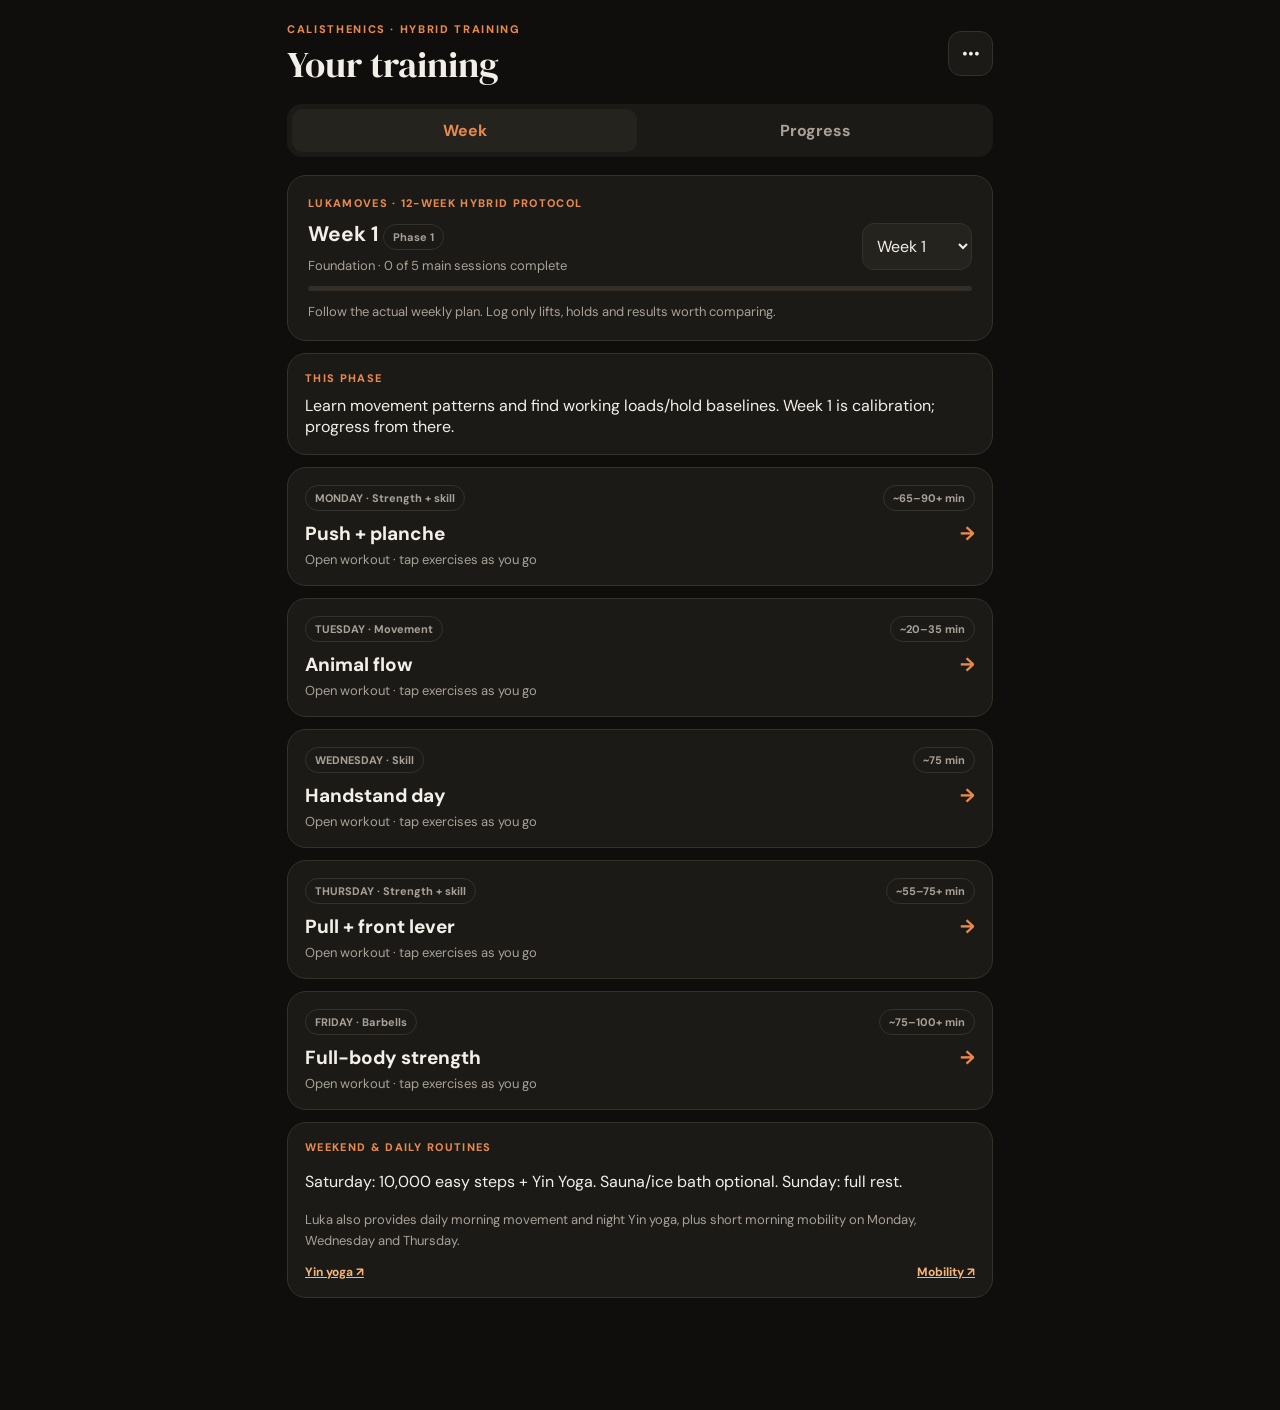
<file: index.html>
<!doctype html><html lang="en"><head><meta charset="UTF-8"><meta name="viewport" content="width=device-width, initial-scale=1, viewport-fit=cover"><meta name="theme-color" content="#0f0e0c"><title>Calisthenics · Luka Hybrid</title><link rel="manifest" href="manifest.webmanifest"><link href="https://fonts.googleapis.com/css2?family=DM+Sans:wght@400;500;600;700;800&family=DM+Serif+Display&display=swap" rel="stylesheet"><link rel="stylesheet" href="luka.css"></head><body><main class="shell"><header class="top"><div><div class="eyebrow">CALISTHENICS · HYBRID TRAINING</div><h1 id="pagetitle">Your training</h1></div><button class="circle" id="settings" aria-label="Settings">•••</button></header><nav class="tabs"><button data-tab="week" class="active">Week</button><button data-tab="progress">Progress</button></nav><section id="week" class="pane"></section><section id="progress" class="pane" hidden></section></main><dialog id="workout"><div class="sticky"><button id="back">← Week</button><span id="workoutMeta"></span></div><div id="workoutInner"></div></dialog><dialog id="modal"><div class="sticky"><button id="closeModal">← Back</button><strong>Settings</strong></div><div class="modalbody"><h3>Program week</h3><p>Week 1 begins when you choose to start. Advance manually whenever you're ready.</p><div class="inline"><button id="prevWeek">− Previous</button><strong id="weekNumber">1</strong><button id="nextWeek">Next +</button></div><h3>History and backups</h3><p>Data stays in this browser on this device. Export a backup regularly, especially before browser changes.</p><button id="export">Export backup</button><label class="upload">Import backup <input id="import" type="file" accept="application/json"></label><p><a href="legacy.html">Open previous Quentin workouts</a></p><p id="notice" role="status"></p></div></dialog><script src="luka-data.js"></script><script src="luka.js"></script></body></html>
</file>
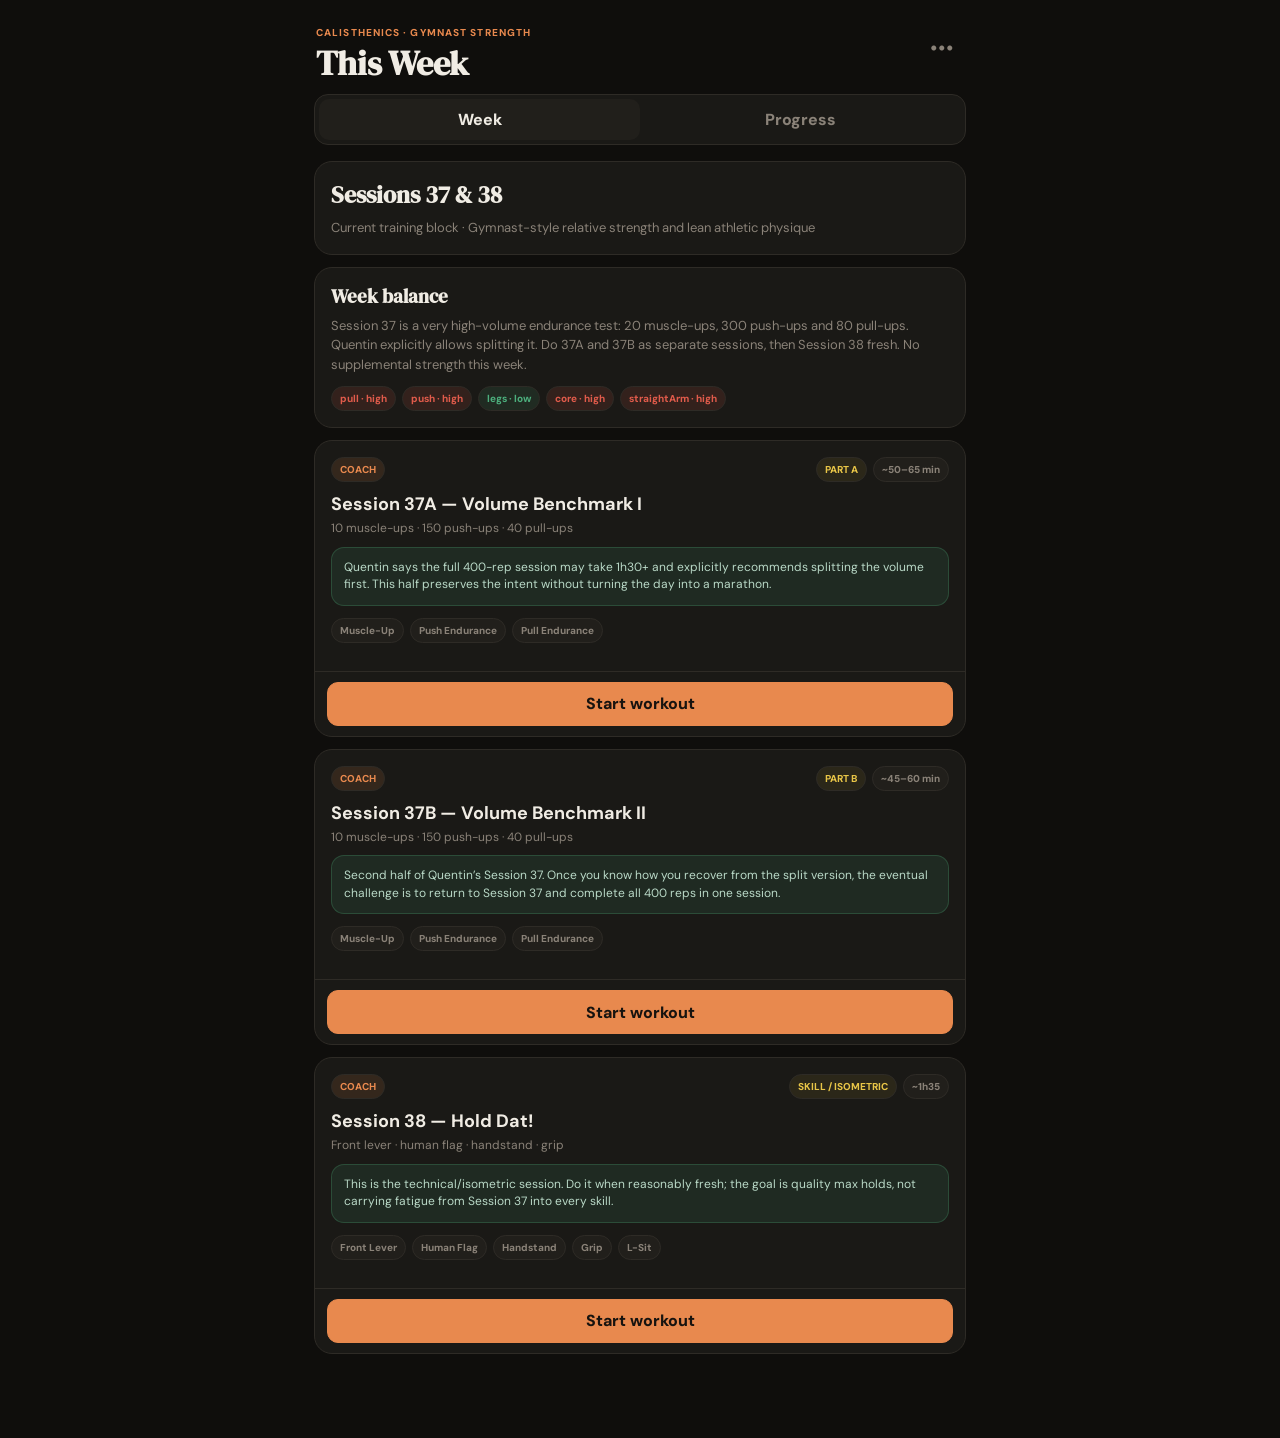
<file: legacy.html>
<!doctype html>
<html lang="en">
<head>
<meta charset="utf-8">
<meta name="viewport" content="width=device-width,initial-scale=1,viewport-fit=cover">
<meta name="theme-color" content="#0f0e0c">
<title>Calisthenics</title>
<link rel="manifest" href="manifest.webmanifest">
<link href="https://fonts.googleapis.com/css2?family=DM+Serif+Display:ital@0;1&family=DM+Sans:wght@400;500;600;700;800&display=swap" rel="stylesheet">
<link rel="stylesheet" href="styles.css">
</head>
<body>
<main class="app-shell">
<header class="topbar"><div><div class="eyebrow">CALISTHENICS · GYMNAST STRENGTH</div><h1 id="pageTitle">This Week</h1></div><button id="settingsBtn" class="icon-btn">•••</button></header>
<nav class="main-nav"><button class="nav-btn active" data-view="week">Week</button><button class="nav-btn" data-view="progress">Progress</button></nav>
<section id="weekView" class="view active"></section><section id="progressView" class="view"></section>
</main>
<dialog id="workoutDialog" class="sheet-dialog"><div class="sheet-head"><button id="closeWorkoutBtn" class="text-btn">← Week</button><div id="workoutHeadMeta" class="sheet-head-meta"></div></div><div id="workoutContent"></div></dialog>
<dialog id="settingsDialog" class="sheet-dialog"><div class="sheet-head"><button id="closeSettingsBtn" class="text-btn">← Back</button><strong>Settings</strong></div><div class="settings-wrap"><div class="setting-card"><h3>Measurements</h3><p class="muted">Optional. Update only when useful.</p><div class="field-grid"><label>Weight (lb)<input id="weightInput" inputmode="decimal"></label><label>Waist (in)<input id="waistInput" inputmode="decimal"></label></div><button id="saveMeasuresBtn" class="primary-btn">Save</button></div><div class="setting-card"><h3>Backup</h3><p class="muted">History is stored on this device.</p><div class="button-row"><button id="exportBtn" class="secondary-btn">Export backup</button><label class="secondary-btn file-btn">Import backup<input id="importInput" type="file" accept="application/json" hidden></label></div></div><div class="setting-card"><button id="resetBtn" class="danger-btn">Clear local history</button></div></div></dialog>
<script src="data/profile.js"></script><script src="data/exercises.js"></script><script src="data/weeks/week-29-30.js"></script><script src="data/weeks/week-31-32.js"></script><script src="data/weeks/week-33-34.js"></script><script src="data/weeks/week-35-36.js"></script><script src="data/weeks/week-37-38.js"></script><script src="app.js"></script>
</body></html>
</file>
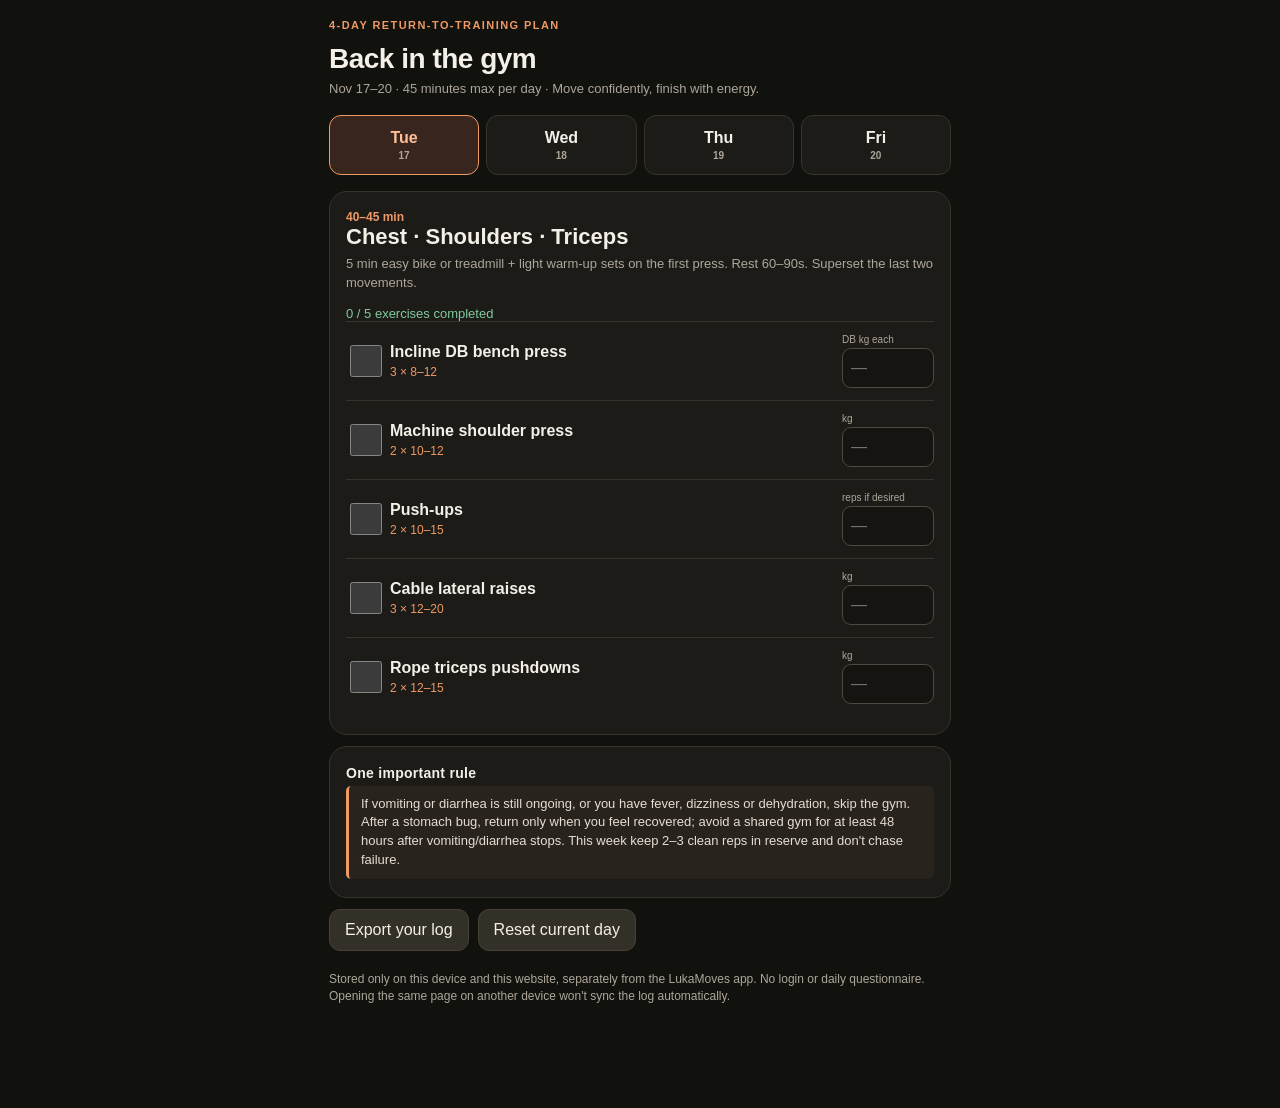
<file: reentry-week.html>
<!doctype html><html lang="en"><head><meta charset="utf-8"><meta name="viewport" content="width=device-width,initial-scale=1,viewport-fit=cover"><meta name="theme-color" content="#11110e"><title>Return Week · Calisthenics</title><style>:root{color-scheme:dark;--bg:#11110e;--card:#1d1b18;--line:#36332e;--tx:#f4f0e8;--mut:#aea69a;--acc:#ee9964;--green:#7fca9d}*{box-sizing:border-box}body{margin:0;background:var(--bg);color:var(--tx);font:16px -apple-system,BlinkMacSystemFont,"Segoe UI",sans-serif;padding:19px 14px 90px;max-width:650px;margin:auto}h1{font-size:28px;letter-spacing:-.5px;margin:12px 0 5px}p{line-height:1.45;color:var(--mut)}.eyebrow{color:var(--acc);text-transform:uppercase;font-weight:800;font-size:11px;letter-spacing:.13em}.subtitle{margin:0 0 16px;font-size:13px}.days{display:grid;grid-template-columns:repeat(4,1fr);gap:7px;margin:16px 0}.days button{border:1px solid var(--line);background:var(--card);color:var(--tx);font:inherit;font-weight:750;padding:13px 2px;border-radius:12px;cursor:pointer}.days button[aria-pressed=true]{border-color:var(--acc);background:#38261e;color:#ffc099}.days small{display:block;font-size:10px;color:var(--mut);padding-top:3px}.panel{background:var(--card);border:1px solid var(--line);border-radius:18px;padding:18px 16px;margin-bottom:11px}h2{font-size:22px;margin:0 0 5px}.tag{font-size:12px;color:var(--acc);font-weight:750}h3{font-size:14px;letter-spacing:.02em;margin:0 0 5px}.desc{font-size:13px;color:var(--mut);margin:4px 0 13px}.ex{display:grid;grid-template-columns:35px minmax(0,1fr) 92px;gap:9px;align-items:center;padding:12px 0;border-top:1px solid var(--line)}.check{width:32px;height:32px;accent-color:var(--green)}.name{font-weight:750;line-height:1.2}.set{color:var(--acc);font-size:12px;margin-top:4px}.weight{display:flex;flex-direction:column;gap:3px;color:var(--mut);font-size:10px}.weight input{max-width:92px;width:100%;background:#151410;color:var(--tx);border:1px solid #51493f;border-radius:9px;padding:10px 8px;font-size:16px}.note{font-size:12px;color:var(--mut);margin-top:4px;line-height:1.35}.actions{display:flex;gap:9px;flex-wrap:wrap}.actions button{background:#333028;border:1px solid #494137;color:var(--tx);border-radius:11px;padding:11px 15px;font:inherit;cursor:pointer}.prog{font-size:13px;color:var(--green)}.hint{border-left:3px solid var(--acc);padding:9px 12px;background:#29231e;color:#e6ddd2;font-size:13px;line-height:1.45;border-radius:5px}.foot{margin-top:20px;font-size:12px;color:var(--mut)}.done{opacity:.7}.done .name{text-decoration:line-through}@media(max-width:375px){.ex{grid-template-columns:31px minmax(0,1fr) 74px}.weight input{max-width:74px}.days button{font-size:13px}}</style></head><body><div class="eyebrow">4-day return-to-training plan</div><h1>Back in the gym</h1><p class="subtitle">Nov 17–20 · 45 minutes max per day · Move confidently, finish with energy.</p><div class="days" id="days"></div><section id="main" aria-live="polite"></section><div class="panel"><h3>One important rule</h3><div class="hint">If vomiting or diarrhea is still ongoing, or you have fever, dizziness or dehydration, skip the gym. After a stomach bug, return only when you feel recovered; avoid a shared gym for at least 48 hours after vomiting/diarrhea stops. This week keep 2–3 clean reps in reserve and don't chase failure.</div></div><div class="actions"><button id="export">Export your log</button><button id="reset">Reset current day</button></div><p class="foot">Stored only on this device and this website, separately from the LukaMoves app. No login or daily questionnaire. Opening the same page on another device won't sync the log automatically.</p><script>const DAYS=[{key:'tue',date:'Tue 17',name:'Chest · Shoulders · Triceps',duration:'40–45 min',intro:'5 min easy bike or treadmill + light warm-up sets on the first press. Rest 60–90s. Superset the last two movements.',ex:[['Incline DB bench press','3 × 8–12','DB kg each'],['Machine shoulder press','2 × 10–12','kg'],['Push-ups','2 × 10–15','reps if desired'],['Cable lateral raises','3 × 12–20','kg'],['Rope triceps pushdowns','2 × 12–15','kg']]},{key:'wed',date:'Wed 18',name:'Legs · Glutes',duration:'40–45 min',intro:'5 min warm-up, then steady controlled sets. Rest 60–120s. Use a comfortable range on lunges.',ex:[['Leg press','3 × 10–12','kg'],['DB Romanian deadlift','3 × 8–10','DB kg each'],['Reverse lunges','2 × 8 each leg','DB kg each'],['Seated leg curl','2 × 12–15','kg'],['Calf raises','2 × 15–20','kg']]},{key:'thu',date:'Thu 19',name:'Back · Biceps · Rear Delts',duration:'40–45 min',intro:'5 min warm-up. Move slowly on pulls. Rest 60–90s; superset curls and face pulls if convenient.',ex:[['Lat pulldown','3 × 8–12','kg'],['Chest-supported row','3 × 10–12','kg'],['Straight-arm cable pulldown','2 × 12–15','kg'],['DB hammer curls','3 × 10–12','DB kg each'],['Cable face pulls','2 × 15','kg']]},{key:'fri',date:'Fri 20',name:'Full-body pump',duration:'35–40 min',intro:'5 min warm-up. Complete 3 rounds at a moderate pace with 60–90s rest between rounds. No need to max out.',ex:[['Goblet squats','3 rounds × 12','kg'],['Push-ups','3 rounds × 12','reps if desired'],['One-arm DB rows','3 rounds × 10 each','DB kg'],['DB lateral raises','3 rounds × 15','DB kg each'],['Reverse crunches','3 rounds × 12','reps if desired']]}];const KEY='cal_reentry_nov2026_v1';let store;try{store=JSON.parse(localStorage.getItem(KEY)||'{}')}catch(e){store={}}let sel=DAYS[0].key;function save(){try{localStorage.setItem(KEY,JSON.stringify(store))}catch(e){}}function record(k,i){return (store[k]||{})[i]||{}}function render(){document.getElementById('days').innerHTML=DAYS.map(d=>`<button data-key="${d.key}" aria-pressed="${sel===d.key}">${d.date.split(' ')[0]}<small>${d.date.split(' ')[1]}</small></button>`).join('');document.querySelectorAll('#days button').forEach(b=>b.onclick=()=>{sel=b.dataset.key;render()});const d=DAYS.find(x=>x.key===sel);const done=d.ex.filter((_,i)=>record(d.key,i).done).length;document.getElementById('main').innerHTML=`<div class="panel"><div class="tag">${d.duration}</div><h2>${d.name}</h2><p class="desc">${d.intro}</p><div class="prog">${done} / ${d.ex.length} exercises completed</div>${d.ex.map((x,i)=>{const r=record(d.key,i);return `<div class="ex ${r.done?'done':''}"><input type="checkbox" class="check" data-idx="${i}" aria-label="Mark ${x[0]} complete" ${r.done?'checked':''}><div><div class="name">${x[0]}</div><div class="set">${x[1]}</div></div><label class="weight">${x[2]}<input type="text" inputmode="decimal" data-weight="${i}" value="${escapeHTML(r.weight||'')}" placeholder="—" aria-label="${x[0]} load"></label></div>`}).join('')}</div>`;document.querySelectorAll('input[data-idx]').forEach(el=>el.onchange=()=>{const i=+el.dataset.idx;store[d.key]??={};store[d.key][i]={...record(d.key,i),done:el.checked};save();render()});document.querySelectorAll('input[data-weight]').forEach(el=>el.oninput=()=>{const i=+el.dataset.weight;store[d.key]??={};store[d.key][i]={...record(d.key,i),weight:el.value};save()})}function escapeHTML(s){return String(s).replace(/[&<>"']/g,c=>({'&':'&amp;','<':'&lt;','>':'&gt;','"':'&quot;',"'":'&#39;'}[c]))}document.querySelector('#reset').onclick=()=>{if(confirm('Reset completion and entered weights for this day?')){delete store[sel];save();render()}};document.querySelector('#export').onclick=()=>{const blob=new Blob([JSON.stringify({program:'November return week',savedAt:new Date().toISOString(),data:store},null,2)],{type:'application/json'});const a=document.createElement('a');a.href=URL.createObjectURL(blob);a.download='reentry-week-backup.json';a.click();setTimeout(()=>URL.revokeObjectURL(a.href),1000)};render();</script></body></html>
</file>
<file: luka.css>
:root{color-scheme:dark;--bg:#0f0e0c;--card:#1b1a17;--card2:#25231e;--line:#35312b;--text:#f3efe8;--muted:#aaa196;--orange:#e8894e;--green:#65c797}*{box-sizing:border-box}body{margin:0;background:var(--bg);color:var(--text);font-family:'DM Sans',sans-serif}button,input,select{font:inherit}button{cursor:pointer}a{color:#f4bb7f}.shell{max-width:740px;padding:22px 17px 100px;margin:auto}.top{display:flex;justify-content:space-between;align-items:center;gap:15px;margin-bottom:19px}.eyebrow{font-size:11px;letter-spacing:.15em;color:var(--orange);font-weight:800;margin-bottom:8px}h1{font:normal 37px/1.1 'DM Serif Display',serif;margin:0}h2{font-size:21px;margin:0 0 9px}h3{margin:0 0 7px;font-size:17px}p{line-height:1.55}.muted,.sub{color:var(--muted);font-size:13px}.circle{border:1px solid var(--line);border-radius:13px;background:var(--card);color:var(--text);width:45px;height:45px}.tabs{display:flex;gap:6px;padding:5px;background:var(--card);border-radius:15px;margin-bottom:18px}.tabs button{flex:1;border:0;background:transparent;color:var(--muted);padding:11px;border-radius:11px;font-weight:700}.tabs button.active{background:var(--card2);color:var(--orange)}.hero,.info,.session,.section,.measure{background:var(--card);border:1px solid var(--line);border-radius:19px;padding:17px;margin-bottom:12px}.hero{padding:20px}.sectiontitle{font-size:11px;letter-spacing:.12em;color:var(--orange);font-weight:800;text-transform:uppercase;margin:0 0 10px}.weekrow{display:flex;align-items:center;justify-content:space-between;gap:12px}.weekrow select{background:var(--card2);color:var(--text);border:1px solid var(--line);border-radius:12px;padding:11px 10px;max-width:180px;min-width:110px}.pill{border:1px solid var(--line);border-radius:50px;padding:5px 9px;color:var(--muted);font-size:11px;font-weight:700}.session{padding:0;overflow:hidden}.session button.open-session{display:block;width:100%;background:none;color:inherit;border:0;text-align:left;padding:17px}.session-top{display:flex;justify-content:space-between;gap:8px;align-items:center;margin-bottom:10px}.done{color:var(--green)!important}.session-title{font-size:19px;font-weight:750;margin:0 0 5px}.arrow{color:var(--orange);font-weight:800;float:right}.note{background:var(--card2);padding:12px 14px;border-radius:12px;color:#d8d0c5;font-size:13px;line-height:1.55;margin:10px 0}.note strong{color:var(--text)}.btn{display:inline-block;border:1px solid var(--line);border-radius:11px;background:var(--card2);color:var(--text);padding:11px 14px;min-height:44px;font-size:13px;font-weight:700}.primary{background:var(--orange)!important;color:#17100b!important;border:1px solid var(--orange)!important}.secondary{background:transparent!important}dialog{border:0;background:var(--bg);color:var(--text);padding:0;margin:0;width:100%;height:100%;max-height:100%;max-width:100%;overflow:auto}dialog::backdrop{background:#0009}dialog #workoutInner,.modalbody{max-width:740px;margin:auto;padding:20px 16px 90px}.sticky{position:sticky;top:0;z-index:5;background:rgba(15,14,12,.96);border-bottom:1px solid var(--line);padding:19px max(17px,calc((100vw - 704px)/2));display:flex;justify-content:space-between;align-items:center}.sticky button{border:0;background:transparent;color:var(--text);font-size:17px;font-weight:700;min-height:36px}.sticky span{color:var(--muted);font-size:12px}.section{padding:0;overflow:hidden}.section>summary{list-style:none;cursor:pointer;padding:17px;display:flex;align-items:center;justify-content:space-between;gap:8px;font-weight:800}.section>summary::-webkit-details-marker{display:none}.section[open]>summary{border-bottom:1px solid var(--line)}.section-body{padding:4px 16px 16px}.item{padding:13px 0;border-bottom:1px solid var(--line)}.item:last-child{border-bottom:none}.item-head{display:flex;align-items:flex-start;gap:11px}.check{width:25px;height:25px;accent-color:var(--green);flex:none;margin:0}.item-title{font-size:15px;font-weight:700}.dose{display:block;color:var(--orange);font-size:13px;margin-top:3px}.last{color:var(--green);font-size:12px;margin-top:6px}.quick{margin:10px 0 0 36px;display:flex;gap:8px;flex-wrap:wrap;align-items:center}.quick label{display:flex;flex-direction:column;gap:4px;font-size:11px;color:var(--muted)}.quick input{width:80px;background:var(--card2);border:1px solid var(--line);color:var(--text);border-radius:9px;padding:9px;font-size:16px}.small-link{color:#f5b67d;font-size:12px;font-weight:700}.tagline{color:var(--muted);font-size:12px;margin-top:3px}.statusbar{height:5px;background:#332e27;border-radius:20px;overflow:hidden;margin:12px 0}.fill{height:100%;background:var(--orange)}.finish{display:grid;gap:9px;margin:17px 0 30px}.inline{display:flex;align-items:center;gap:10px;justify-content:space-between}.inline button,.modalbody button,.upload{padding:11px 14px;background:var(--card2);color:var(--text);border:1px solid var(--line);border-radius:11px}.modalbody h3{margin-top:25px}.upload{display:block;margin:12px 0}.upload input{display:block;margin-top:7px;max-width:100%}.timer{display:flex;align-items:center;justify-content:space-between;gap:9px;background:var(--card2);padding:12px;border-radius:12px;margin:10px 0}.timer strong{font-size:27px;font-variant-numeric:tabular-nums}.timer button{border:1px solid var(--line);color:var(--text);background:var(--card);border-radius:10px;padding:10px}.grid2{display:grid;grid-template-columns:1fr 1fr;gap:10px}.stat{background:var(--card);border:1px solid var(--line);border-radius:14px;padding:14px}.stat b{display:block;font-size:20px;margin:4px 0}.stat small{color:var(--muted)}@media(max-width:400px){.grid2{grid-template-columns:1fr}.session-title{font-size:17px}.shell{padding-left:12px;padding-right:12px}}
</file>
<file: styles.css>
:root{--bg:#0f0e0c;--card:#1a1916;--card2:#211f1b;--text:#f0ece4;--muted:#8a8278;--line:#2e2b26;--accent:#e8894e;--accentDim:rgba(232,137,78,.12);--gold:#e8c547;--green:#4caf7d;--greenDim:rgba(76,175,125,.12);--red:#e05b4b;--redDim:rgba(224,91,75,.12);--radius:18px}*{box-sizing:border-box}html,body{margin:0;background:var(--bg);color:var(--text);font-family:'DM Sans',sans-serif;-webkit-tap-highlight-color:transparent}button,input{font:inherit}.app-shell{max-width:680px;margin:0 auto;padding:18px 14px calc(72px + env(safe-area-inset-bottom))}.topbar{display:flex;justify-content:space-between;align-items:flex-start;gap:16px;margin:8px 2px 14px}.eyebrow{font-size:10px;font-weight:800;letter-spacing:.11em;color:var(--accent);margin-bottom:7px}.topbar h1{font-family:'DM Serif Display',serif;font-size:34px;line-height:1;margin:0}.icon-btn,.text-btn{border:0;background:transparent;color:var(--muted);min-height:44px;padding:8px 10px;cursor:pointer}.icon-btn{font-size:21px}.main-nav{display:grid;grid-template-columns:1fr 1fr;background:var(--card);border:1px solid var(--line);padding:4px;border-radius:14px;margin-bottom:16px}.nav-btn{border:0;background:transparent;color:var(--muted);padding:10px;border-radius:10px;font-weight:800}.nav-btn.active{background:var(--card2);color:var(--text)}.view{display:none}.view.active{display:block}.summary-card,.session-card,.progress-card,.setting-card,.analysis-card{background:var(--card);border:1px solid var(--line);border-radius:var(--radius);padding:16px;margin-bottom:12px}.summary-card h2,.analysis-card h3,.setting-card h3{margin:0 0 7px;font-family:'DM Serif Display',serif}.muted{color:var(--muted);font-size:13px;line-height:1.5}.load-row{display:flex;gap:6px;flex-wrap:wrap;margin-top:12px}.load-pill,.tag,.source-badge{font-size:10px;font-weight:800;border-radius:999px;padding:5px 8px;background:var(--card2);color:var(--muted);border:1px solid var(--line)}.load-pill.high{color:var(--red);background:var(--redDim)}.load-pill.moderate{color:var(--gold)}.load-pill.low{color:var(--green);background:var(--greenDim)}.session-card{padding:0;overflow:hidden}.session-main{padding:16px}.session-top{display:flex;justify-content:space-between;gap:10px}.source-badge.coach{color:var(--accent);background:var(--accentDim)}.source-badge.supplemental{color:var(--green);background:var(--greenDim)}.session-card h3{font-size:18px;margin:10px 0 4px}.session-sub{color:var(--muted);font-size:12px;line-height:1.4}.tags{display:flex;gap:6px;flex-wrap:wrap;margin:12px 0}.session-actions{border-top:1px solid var(--line);padding:10px 12px;display:flex;gap:8px;align-items:center}.primary-btn,.secondary-btn,.danger-btn{border-radius:11px;min-height:44px;padding:10px 14px;font-weight:800;cursor:pointer}.primary-btn{background:var(--accent);border:1px solid var(--accent);color:#17130f}.secondary-btn{background:var(--card2);border:1px solid var(--line);color:var(--text)}.danger-btn{background:var(--redDim);border:1px solid rgba(224,91,75,.35);color:var(--red)}.session-actions .primary-btn{flex:1}.done-mark{font-size:12px;color:var(--green);font-weight:800}.rationale{background:var(--greenDim);border:1px solid rgba(76,175,125,.25);border-radius:13px;padding:11px 12px;font-size:12px;color:#b9d9c7;line-height:1.45;margin-top:10px}.progress-grid{display:grid;grid-template-columns:1fr 1fr;gap:10px}.progress-card{margin:0;min-height:124px}.progress-card h3{margin:0 0 6px;font-size:14px}.progress-main{font-family:'DM Serif Display',serif;font-size:21px;margin-top:14px}.progress-sub{font-size:11px;color:var(--muted);margin-top:4px}.measure-card{grid-column:1/-1}.sheet-dialog{width:min(680px,100%);max-width:none;height:100%;max-height:none;margin:0 auto;border:0;background:var(--bg);color:var(--text);padding:0 14px calc(60px + env(safe-area-inset-bottom));overflow-y:auto}.sheet-dialog::backdrop{background:#000}.sheet-head{position:sticky;top:0;background:rgba(15,14,12,.96);z-index:10;display:flex;align-items:center;justify-content:space-between;gap:10px;padding:10px 0;border-bottom:1px solid var(--line);margin-bottom:14px}.sheet-head-meta{text-align:right;font-size:11px;color:var(--muted)}.workout-hero{margin:12px 2px 16px}.workout-hero h2{font-family:'DM Serif Display',serif;font-size:30px;margin:7px 0}.block{background:var(--card);border:1px solid var(--line);border-radius:var(--radius);margin-bottom:10px;overflow:hidden}.block-head{width:100%;border:0;background:transparent;color:var(--text);padding:14px;display:flex;align-items:center;gap:10px;text-align:left}.block-num{width:30px;height:30px;border-radius:9px;background:var(--accentDim);color:var(--accent);display:grid;place-items:center;font-weight:800;flex:none}.block-title{flex:1}.block-title strong{display:block;font-size:15px}.block-title span{display:block;color:var(--muted);font-size:11px;margin-top:2px}.block-body{display:none;padding:0 14px 14px}.block.open .block-body{display:block}.note{background:var(--card2);border-radius:12px;padding:11px 12px;color:#cbc6bd;font-size:12.5px;line-height:1.5}.coach-context{margin-bottom:9px;background:var(--accentDim);border:1px solid rgba(232,137,78,.28);border-left:3px solid var(--accent);border-radius:12px;padding:11px 12px;color:#d8c8bc;font-size:12.5px;line-height:1.5}.coach-context-label{font-size:10px;font-weight:800;letter-spacing:.08em;text-transform:uppercase;color:var(--accent);margin-bottom:5px}.item-list{display:grid;gap:6px;margin-top:9px}.item{padding:8px 10px;background:var(--card2);border-radius:9px;font-size:12px}.pips{display:flex;gap:7px;flex-wrap:wrap;margin-top:12px}.pip{min-width:44px;height:44px;border:2px solid var(--line);background:var(--card2);border-radius:11px;color:var(--muted);font-weight:800}.pip.done{border-color:var(--green);background:var(--greenDim);color:var(--green)}.option-list{display:grid;gap:7px;margin-top:10px}.option{border:1px solid var(--line);background:var(--card2);color:var(--text);border-radius:11px;padding:11px;text-align:left}.option.selected{border-color:var(--accent);background:var(--accentDim)}.option small{display:block;color:var(--muted);margin-top:3px}.counter{text-align:center;font-family:'DM Serif Display',serif;font-size:56px;color:var(--accent);padding:8px}.counter-controls{display:flex;gap:7px}.counter-controls button{flex:1}.timer-card{background:var(--card2);border-radius:14px;padding:14px;margin-top:10px;text-align:center}.timer-read{font-family:'DM Serif Display',serif;font-size:48px}.timer-label{font-size:11px;color:var(--muted);margin:4px 0 10px}.log-mini{margin-top:12px;border-top:1px dashed var(--line);padding-top:12px}.log-mini-title{font-size:10px;font-weight:800;letter-spacing:.08em;color:var(--gold);text-transform:uppercase;margin-bottom:8px}.field-grid{display:grid;grid-template-columns:1fr 1fr;gap:8px}.field-grid label{font-size:11px;color:var(--muted)}input{width:100%;margin-top:5px;border:1px solid var(--line);background:var(--card2);color:var(--text);border-radius:10px;padding:10px;font-size:16px}.finish-card{background:var(--card);border:1px solid var(--line);border-radius:var(--radius);padding:16px;margin:16px 0}.feel-row{display:grid;grid-template-columns:repeat(3,1fr);gap:7px;margin:10px 0}.feel-btn{border:1px solid var(--line);background:var(--card2);color:var(--muted);border-radius:10px;min-height:44px;font-weight:700}.feel-btn.selected{border-color:var(--accent);color:var(--text);background:var(--accentDim)}.settings-wrap{padding:4px 0}.button-row{display:flex;gap:8px;flex-wrap:wrap}.file-btn{display:inline-flex;align-items:center}@media(max-width:390px){.progress-grid{grid-template-columns:1fr}.measure-card{grid-column:auto}.topbar h1{font-size:31px}}
.schedule-tag{color:var(--gold);background:rgba(232,197,71,.08)}
.last-time{display:flex;justify-content:space-between;gap:10px;align-items:center;background:var(--greenDim);border:1px solid rgba(76,175,125,.22);border-radius:10px;padding:9px 10px;margin-bottom:10px;color:#b9d9c7;font-size:12px}.last-time strong{color:var(--green);font-size:10px;text-transform:uppercase;letter-spacing:.07em}.last-time span{text-align:right}.last-time small{display:block;color:var(--muted);margin-top:2px}
.protocol-summary{display:grid;gap:6px;margin-top:10px}.protocol-summary span,.protocol-phase-label{background:var(--card2);border:1px solid var(--line);border-radius:10px;padding:9px 10px;font-size:12px;color:#cbc6bd}.protocol-phase{margin-top:10px}.ladder-card{background:var(--card2);border:1px solid var(--line);border-radius:14px;padding:14px;margin-top:10px;text-align:center}.ladder-main{font-family:'DM Serif Display',serif;font-size:28px}.ladder-target{color:var(--muted);font-size:13px;margin:5px 0 12px}.ladder-target strong{color:var(--accent)}
.volume-block{display:flex;align-items:center;justify-content:space-between;gap:12px;padding:12px 0;border-bottom:1px solid var(--line)}.volume-block:last-child{border-bottom:0}.volume-block>div{display:flex;flex-direction:column;gap:4px}.volume-block small{color:var(--muted);line-height:1.35}.volume-block .option{width:auto;min-width:112px;flex:0 0 auto}
</file>
